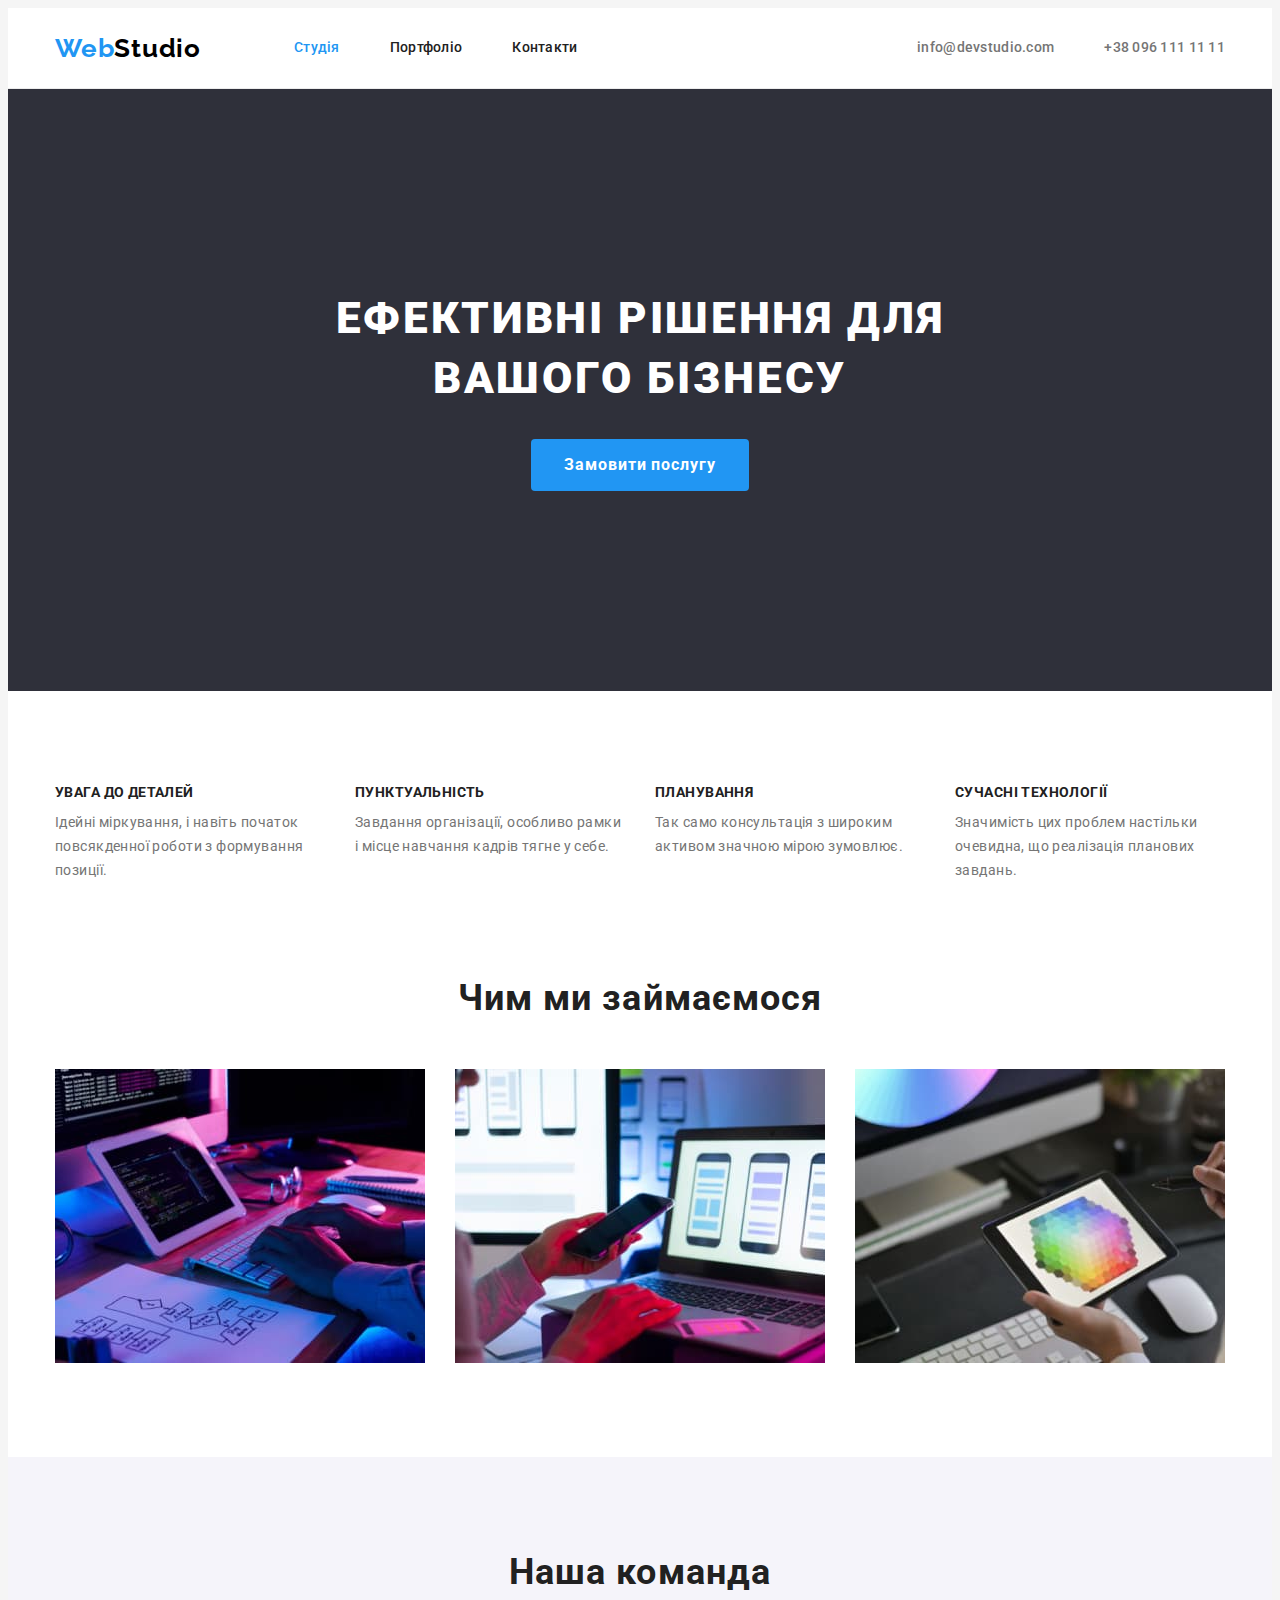
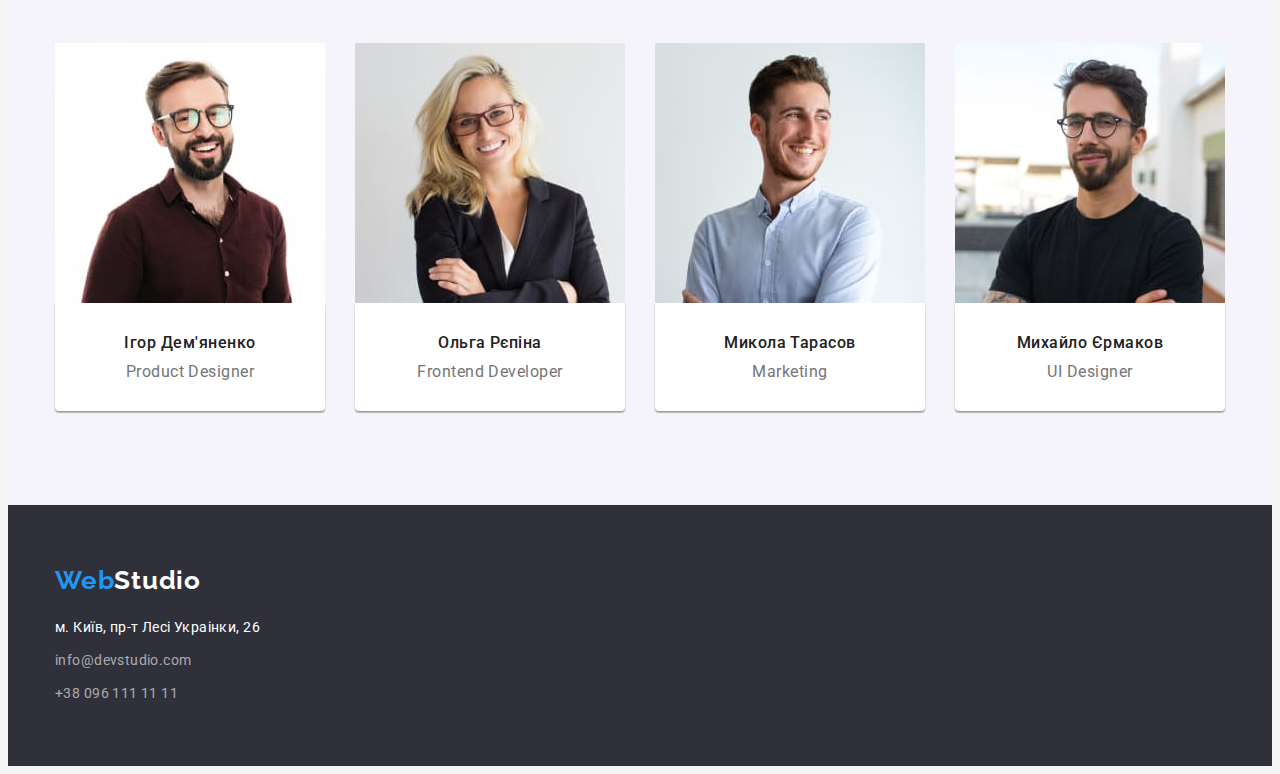
<file: index.html>
<!DOCTYPE html>
<html lang="uk">
  <head>
    <meta charset="UTF-8" />
    <meta http-equiv="X-UA-Compatible" content="IE=edge" />
    <meta name="viewport" content="width=device-width, initial-scale=1.0" />
    <title>WebStudio</title>
    <link
      href="https://fonts.googleapis.com/css2?family=Raleway:wght@700&family=Roboto:wght@400;500;700;900&display=swap"
      rel="stylesheet"
    />
    <link
      rel="stylesheet"
      href="https://cdnjs.cloudflare.com/ajax/libs/modern-normalize/1.1.0/modern-normalize.min.css"
      integrity="sha512-wpPYUAdjBVSE4KJnH1VR1HeZfpl1ub8YT/NKx4PuQ5NmX2tKuGu6U/JRp5y+Y8XG2tV+wKQpNHVUX03MfMFn9Q=="
      crossorigin="anonymous"
      referrerpolicy="no-referrer"
    />
    <link rel="stylesheet" href="./css/styles.css" />
    <link rel="preconnect" href="https://fonts.googleapis.com" />
    <link rel="preconnect" href="https://fonts.gstatic.com" crossorigin />
    <link rel="preconnect" href="https://fonts.googleapis.com" />
    <link rel="preconnect" href="https://fonts.gstatic.com" crossorigin />
  </head>
  <body>
    <header class="header">
      <div class="container">
        <div class="header-container">
          <nav class="header-nav">
            <a href="./index.html" lang="en" class="title">Web<span class="logo">Studio</span></a>
            <ul class="links">
              <li class="item">
                <a href="./index.html" class="active-link">Студія</a>
              </li>
              <li class="item">
                <a href="portfolio.html" class="link">Портфоліо</a>
              </li>
              <li class="item">
                <a href="#" class="link">Контакти</a>
              </li>
            </ul>
          </nav>

          <ul class="header-nav-contacts">
            <li class="item">
              <a href="mailto:info@devstudio.com" lang="en" class="mail-link link"
                >info@devstudio.com</a
              >
            </li>
            <li class="item">
              <a href="tel:+380961111111" class="phone-link link">+38 096 111 11 11</a>
            </li>
          </ul>
        </div>
      </div>
    </header>
    <main>
      <section class="main-section section">
        <div class="container">
          <div class="hero-container">
            <h1 class="main-title">Ефективні рішення для вашого бізнесу</h1>

            <button class="main-button" type="button">Замовити послугу</button>
          </div>
        </div>
      </section>
      <section class="section background">
        <div class="container">
          <div class="benefits-container">
            <h2 class="visually-hidden">Наші переваги</h2>

            <ul class="benefits-content-container">
              <li class="benefits-text-container">
                <h3 class="benefits">Увага до деталей</h3>
                <p class="benefits-text">
                  Ідейні міркування, і навіть початок повсякденної роботи з формування позиції.
                </p>
              </li>

              <li class="benefits-text-container">
                <h3 class="benefits">Пунктуальність</h3>
                <p class="benefits-text">
                  Завдання організації, особливо рамки і місце навчання кадрів тягне у себе.
                </p>
              </li>

              <li class="benefits-text-container">
                <h3 class="benefits">Планування</h3>
                <p class="benefits-text">
                  Так само консультація з широким активом значною мірою зумовлює.
                </p>
              </li>

              <li class="benefits-text-container">
                <h3 class="benefits">Сучасні технології</h3>
                <p class="benefits-text">
                  Значимість цих проблем настільки очевидна, що реалізація планових завдань.
                </p>
              </li>
            </ul>
          </div>
        </div>
      </section>
      <section class="section work background">
        <div class="container">
          <h2 class="heading">Чим ми займаємося</h2>
          <ul class="heading-imgs">
            <li>
              <img src="images/box1.jpg.jpg" alt="людина працює на комп'ютері" width="370" />
            </li>
            <li>
              <img src="images/box2.jpg.jpg" alt="людина працює на телефоні" width="370" />
            </li>
            <li>
              <img src="images/box3.jpg.jpg" alt="людина працює на планщеті" width="370" />
            </li>
          </ul>
        </div>
      </section>
      <section class="employees section">
        <div class="container">
          <h2 class="team">Наша команда</h2>
          <ul class="team-cards">
            <li>
              <img src="images/img1.jpg" alt="чоловік в окулярах" width="270" />

              <div class="name-card-text">
                <h3 class="name-card">Ігор Дем'яненко</h3>
                <p class="position" lang="en">Product Designer</p>
              </div>
            </li>
            <li>
              <img src="images/img2.jpg" alt="дівчина в окулярах" width="270" />
              <div class="name-card-text">
                <h3 class="name-card">Ольга Рєпіна</h3>
                <p class="position" lang="en">Frontend Developer</p>
              </div>
            </li>
            <li>
              <img src="images/img3.jpg" alt="чоловік в білій сорочці посміхається" width="270" />
              <div class="name-card-text">
                <h3 class="name-card">Микола Тарасов</h3>
                <p class="position" lang="en">Marketing</p>
              </div>
            </li>
            <li>
              <img src="images/img4.jpg" alt="чоловік в чорній сорочці" width="270" />
              <div class="name-card-text">
                <h3 class="name-card">Михайло Єрмаков</h3>
                <p class="position" lang="en">UI Designer</p>
              </div>
            </li>
          </ul>
        </div>
      </section>
    </main>
    <footer class="contacts">
      <div class="container">
        <a href="./index.html" lang="en" class="title">Web<span class="logo-white">Studio</span></a>

        <address class="address-footer">
          <ul class="address-container">
            <li>
              <a
                href="https://goo.gl/maps/CPtrU1FHBa2aNyZL9"
                target="_blank"
                rel="noopener noreferrer nofollow"
                class="map"
                >м. Київ, пр-т Лесі Украінки, 26</a
              >
            </li>
            <li>
              <a href="mailto:info@devstudio.com" class="mail">info@devstudio.com</a>
            </li>
            <li>
              <a href="tel:+380961111111" class="phone">+38 096 111 11 11</a>
            </li>
          </ul>
        </address>
      </div>
    </footer>
  </body>
</html>
</file>
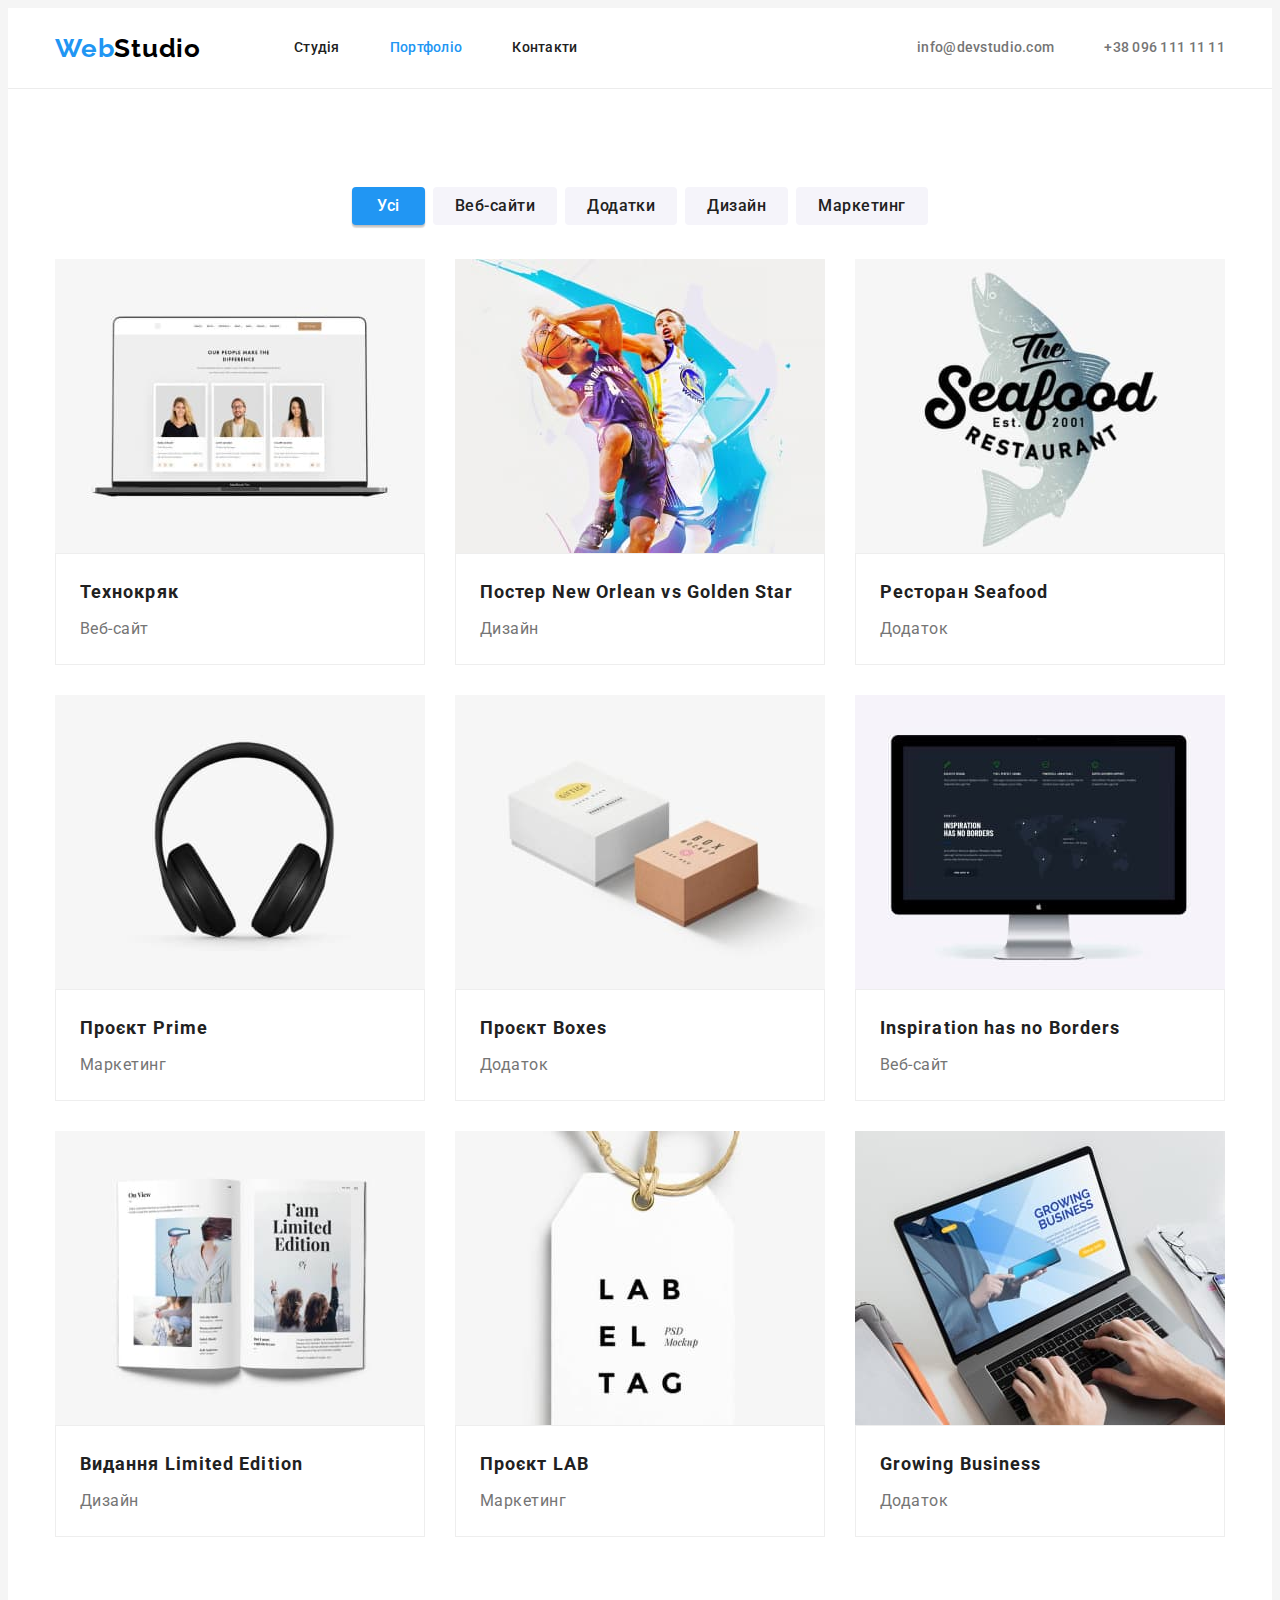
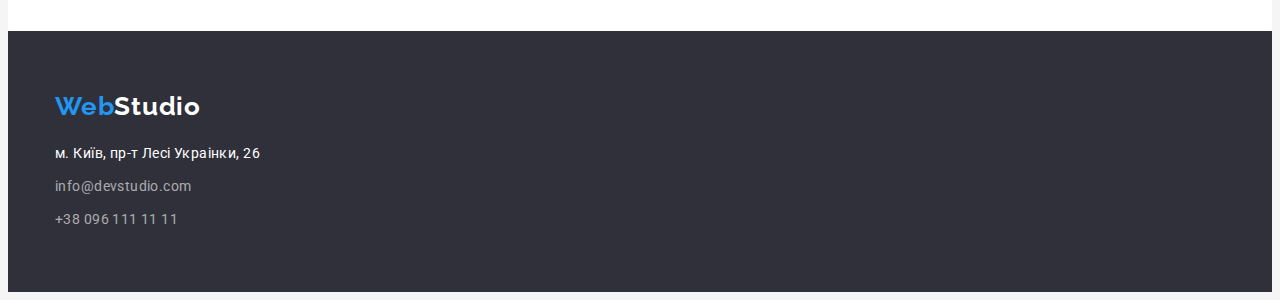
<file: portfolio.html>
<!DOCTYPE html>
<html lang="uk">
  <head>
    <meta charset="UTF-8" />
    <meta http-equiv="X-UA-Compatible" content="IE=edge" />
    <meta name="viewport" content="width=device-width, initial-scale=1.0" />
    <title>WebStudio</title>
    <link
      href="https://fonts.googleapis.com/css2?family=Raleway:wght@700&family=Roboto:wght@400;500;700;900&display=swap"
      rel="stylesheet"
    />
    <link
      rel="stylesheet"
      href="https://cdnjs.cloudflare.com/ajax/libs/modern-normalize/1.1.0/modern-normalize.min.css"
      integrity="sha512-wpPYUAdjBVSE4KJnH1VR1HeZfpl1ub8YT/NKx4PuQ5NmX2tKuGu6U/JRp5y+Y8XG2tV+wKQpNHVUX03MfMFn9Q=="
      crossorigin="anonymous"
      referrerpolicy="no-referrer"
    />
    <link rel="stylesheet" href="./css/styles.css" />
    <link rel="preconnect" href="https://fonts.googleapis.com" />
    <link rel="preconnect" href="https://fonts.gstatic.com" crossorigin />
    <link rel="preconnect" href="https://fonts.googleapis.com" />
    <link rel="preconnect" href="https://fonts.gstatic.com" crossorigin />
  </head>
  <body>
    <header class="header">
      <div class="container">
        <div class="header-container">
          <nav class="header-nav">
            <a href="./index.html" lang="en" class="title">Web<span class="logo">Studio</span></a>
            <ul class="links">
              <li class="item">
                <a href="./index.html" class="link">Студія</a>
              </li>
              <li class="item">
                <a href="portfolio.html" class="active-link">Портфоліо</a>
              </li>
              <li class="item">
                <a href="#" class="link">Контакти</a>
              </li>
            </ul>
          </nav>

          <ul class="header-nav-contacts">
            <li class="item">
              <a href="mailto:info@devstudio.com" lang="en" class="mail-link link"
                >info@devstudio.com</a
              >
            </li>
            <li class="item">
              <a href="tel:+380961111111" class="phone-link link">+38 096 111 11 11</a>
            </li>
          </ul>
        </div>
      </div>
    </header>
    <main>
      <section class="section-button-nav background">
        <div class="container">
          <h1 class="visually-hidden">Фільтри</h1>
          <ul class="button-nav">
            <li><button type="button" class="button primary">Усі</button></li>
            <li><button type="button" class="button">Веб-сайти</button></li>
            <li><button type="button" class="button">Додатки</button></li>
            <li><button type="button" class="button">Дизайн</button></li>
            <li><button type="button" class="button">Маркетинг</button></li>
          </ul>
          <ul class="projects">
            <li>
              <a href="" class="filter">
                <img
                  src="images/img-4.jpg"
                  alt="на комп'ютері зображений сайт з трьома профілями людей"
                  width="370"
                  height="294"
                />
                <div class="project-text">
                  <h3 class="project-title">Технокряк</h3>
                  <p class="project-direction">Веб-сайт</p>
                </div>
              </a>
            </li>
            <li>
              <a href=" " class="filter">
                <img
                  src="images/img-5.jpg"
                  alt="два чоловіка грають у баскетбол"
                  width="370"
                  height="294"
                />
                <div class="project-text">
                  <h3 class="project-title">
                    Постер <span lang="en">New Orlean vs Golden Star</span>
                  </h3>
                  <p class="project-direction">Дизайн</p>
                </div>
              </a>
            </li>
            <li>
              <a href="" class="filter">
                <img
                  src="images/img-6.jpg"
                  alt="назва ресторану на фоні риби"
                  width="370"
                  height="294"
                />
                <div class="project-text">
                  <h3 class="project-title">Ресторан <span lang="en">Seafood</span></h3>
                  <p class="project-direction">Додаток</p>
                </div>
              </a>
            </li>
            <li>
              <a href="" class="filter">
                <img src="images/img-7.jpg" alt="чорні навушники" width="370" height="294" />
                <div class="project-text">
                  <h3 class="project-title">Проєкт <span lang="en">Prime</span></h3>
                  <p class="project-direction">Маркетинг</p>
                </div>
              </a>
            </li>
            <li>
              <a href="" class="filter">
                <img
                  src="images/img-8.jpg"
                  alt="біла коробка лежить перпендикулярно коричневій"
                  width="370"
                  height="294"
                />
                <div class="project-text">
                  <h3 class="project-title">Проєкт <span lang="en">Boxes</span></h3>
                  <p class="project-direction">Додаток</p>
                </div>
              </a>
            </li>
            <li>
              <a href="" class="filter">
                <img
                  src="images/img-9.jpg"
                  alt="на комп'ютері зображений сайт на чорному фоні "
                  width="370"
                  height="294"
                />
                <div class="project-text">
                  <h3 class="project-title">Inspiration has no Borders</h3>
                  <p class="project-direction">Веб-сайт</p>
                </div>
              </a>
            </li>
            <li>
              <a href="" class="filter">
                <img src="images/img-10.jpg" alt="розгорнута книга" width="370" height="294" />
                <div class="project-text">
                  <h3 class="project-title">Видання <span lang="en">Limited Edition</span></h3>
                  <p class="project-direction">Дизайн</p>
                </div>
              </a>
            </li>
            <li>
              <a href="" class="filter">
                <img
                  src="images/img-11.jpg"
                  alt="бірка з назвою проєкта"
                  width="370"
                  height="294"
                />
                <div class="project-text">
                  <h3 class="project-title">Проєкт <span lang="en">LAB</span></h3>
                  <p class="project-direction">Маркетинг</p>
                </div>
              </a>
            </li>
            <li>
              <a href="" class="filter">
                <img
                  src="images/img-12.jpg"
                  alt="людина друкує на на ноутбуці"
                  width="370"
                  height="294"
                />
                <div class="project-text">
                  <h3 class="project-title" lang="en">Growing Business</h3>
                  <p class="project-direction">Додаток</p>
                </div>
              </a>
            </li>
          </ul>
        </div>
      </section>
    </main>
    <footer class="contacts">
      <div class="container">
        <a href="./index.html" lang="en" class="title">Web<span class="logo-white">Studio</span></a>

        <address class="address-footer">
          <ul class="address-container">
            <li>
              <a
                href="https://goo.gl/maps/CPtrU1FHBa2aNyZL9"
                target="_blank"
                rel="noopener noreferrer nofollow"
                class="map"
                >м. Київ, пр-т Лесі Украінки, 26</a
              >
            </li>
            <li>
              <a href="mailto:info@devstudio.com" class="mail">info@devstudio.com</a>
            </li>
            <li>
              <a href="tel:+380961111111" class="phone">+38 096 111 11 11</a>
            </li>
          </ul>
        </address>
      </div>
    </footer>
  </body>
</html>
</file>
<file: css/styles.css>
:root {
  --primary-text-color: #757575;
  --title-text-color: #212121;
  --accent-color: #2196f3;
  --focus-text-color: #ffffff;
  --logo-text-color: #000000;
  --link-text-color: rgba(255, 255, 255, 0.6);
}
html {
  box-sizing: border-box;
}
*,
*::before,
*::after {
  box-sizing: inherit;
}
body {
  max-width: 1600px;
  align-items: center;
  background-color: #f5f5f5;
  font-family: 'Roboto', sans-serif;
  color: var(--primary-text-color);
}

.header-container {
  display: flex;
}
.header-nav {
  display: flex;
  align-items: center;
}
.header-nav-contacts {
  display: flex;
  column-gap: 50px;
  margin-left: auto;
  align-items: center;
}
.links {
  display: flex;

  justify-content: space-between;
  margin-left: 93px;
  gap: 50px;
}
.header {
  width: 100%;
  border-bottom: 1px solid #ececec;
  background-color: #ffffff;
}

.container {
  margin: 0 auto;
  width: 1200px;
  padding-left: 15px;
  padding-right: 15px;
}

.title {
  font-family: 'Raleway', sans-serif;
  font-weight: 700;
  font-size: 26px;
  line-height: 1.19;
  letter-spacing: 0.03em;
  color: var(--accent-color);
  text-decoration: none;
}
.logo {
  color: var(--logo-text-color);
}

.links a {
  font-weight: 500;
  font-size: 14px;
  line-height: 1.14;
  letter-spacing: 0.02em;
  color: var(--title-text-color);
  text-decoration: none;
}
.links .active-link {
  color: var(--accent-color);
  display: block;
  padding-top: 32px;
  padding-bottom: 32px;
}
.link {
  display: block;
  padding-top: 32px;
  padding-bottom: 32px;
}

.links .portfolio-link {
  color: var(--accent-color);
}

.links .link:hover,
.links .link:focus {
  text-decoration: none;
  color: var(--accent-color);
}

.mail-link {
  font-weight: 500;
  font-size: 14px;
  line-height: 1.14;
  letter-spacing: 0.02em;
  color: var(--primary-text-color);
  text-decoration: none;
}

.mail-link:hover,
.mail-link:focus {
  text-decoration: none;
  color: var(--accent-color);
}

.phone-link {
  font-weight: 500;
  font-size: 14px;
  line-height: 1.14;
  letter-spacing: 0.02em;
  color: var(--primary-text-color);
  text-decoration: none;
}

.phone-link:hover,
.phone-link:focus {
  text-decoration: none;
  color: var(--accent-color);
}

.hero-container {
  margin: 0;
  display: flex;
  flex-direction: column;
  align-items: center;
}
.main-title {
  max-width: 696px;
  height: 120px;
  margin-top: 0;
  margin-bottom: 30px;
  margin-left: auto;
  margin-right: auto;
  font-weight: 900;
  font-size: 44px;
  line-height: 1.36;
  text-align: center;
  letter-spacing: 0.06em;
  text-transform: uppercase;

  color: var(--focus-text-color);
  background: #2f303a;
}

.main-button {
  border-radius: 4px;
  display: block;
  margin-left: auto;
  margin-right: auto;
  padding: 10px 32px;
  border: 1px solid transparent;
  background: #2196f3;
  font-family: inherit;
  font-weight: 700;
  font-size: 16px;
  line-height: 1.88;
  text-align: center;
  letter-spacing: 0.06em;
  color: var(--focus-text-color);
  cursor: pointer;
}
.main-button:hover,
.main-button:focus {
  background: #188ce8;
}
.main-button:active {
  background-color: #188ce8;
}
.hero-button {
  min-width: 216px;
  display: flex;
  align-items: center;
  text-align: center;
}

.section {
  width: 100%;
  padding: 94px 0;
}
.work {
  padding-top: 0px;
}

.main-section {
  margin: 0;
  padding-top: 200px;
  padding-bottom: 200px;
  background-color: #2f303a;
}

.benefits-container {
  display: flex;
}

.benefits-content-container {
  display: flex;
  /* gap: 30px; */
}
.benefits-content-container .benefits-text-container:not(:last-child) {
  margin-right: 30px;
}

.benefits-text-container {
  width: 270px;
}
.visually-hidden {
  position: absolute;
  white-space: nowrap;
  width: 1px;
  height: 1px;
  overflow: hidden;
  border: 0;
  padding: 0;
  clip: rect(0 0 0 0);
  clip-path: inset(50%);
  margin: -1px;
}

.benefits {
  margin-top: 0;
  margin-bottom: 10px;
  font-weight: 700;
  font-size: 14px;
  line-height: 1.14;
  letter-spacing: 0.03em;
  text-transform: uppercase;

  color: var(--title-text-color);
}

.benefits-text {
  font-weight: 400;
  font-size: 14px;
  line-height: 1.71;
  letter-spacing: 0.03em;
  color: var(--primary-text-color);
}

.heading {
  margin-bottom: 50px;
  font-weight: 700;
  font-size: 36px;
  line-height: 1.17;
  text-align: center;
  letter-spacing: 0.03em;

  color: var(--title-text-color);
}
img {
  display: block;
  max-width: 100%;
  height: auto;
}
.heading-imgs {
  display: flex;
  gap: 30px;
}
.employees {
  background-color: #f5f4fa;
  text-align: center;
}
.employees li {
  background-color: #ffffff;
}

.team {
  margin-bottom: 50px;
  font-weight: 700;
  font-size: 36px;
  line-height: 1.17;
  text-align: center;
  letter-spacing: 0.03em;
  color: var(--title-text-color);
}
.team-cards {
  display: flex;
  gap: 30px;
}
.name-card {
  margin-bottom: 10px;
  font-weight: 500;
  font-size: 16px;
  line-height: 1.19;
  letter-spacing: 0.03em;
  color: var(--title-text-color);
}
.name-card-text {
  padding-top: 30px;
  padding-bottom: 30px;
  box-shadow: 0px 1px 3px rgba(0, 0, 0, 0.12), 0px 1px 1px rgba(0, 0, 0, 0.14),
    0px 2px 1px rgba(0, 0, 0, 0.2);
  border-radius: 0px 0px 4px 4px;
}
.position {
  font-weight: 400;
  font-size: 16px;
  line-height: 1.19;
  letter-spacing: 0.03em;
  color: var(--primary-text-color);
}

.contacts {
  padding-top: 60px;
  padding-bottom: 60px;
  background: #2f303a;
}

.logo-white {
  color: var(--focus-text-color);
}
.map {
  font-weight: 400;
  font-size: 14px;
  line-height: 1.71;
  letter-spacing: 0.03em;
  color: var(--focus-text-color);
  text-decoration: none;
}
.map:hover,
.map:focus {
  text-decoration: none;
  color: var(--accent-color);
}
.mail {
  font-weight: 400;
  font-size: 14px;
  line-height: 1.71;
  letter-spacing: 0.03em;
  color: var(--link-text-color);
  text-decoration: none;
}
.mail:hover,
.mail:focus {
  text-decoration: none;
  color: var(--accent-color);
}
.phone {
  font-weight: 400;
  font-size: 14px;
  line-height: 1.71;
  letter-spacing: 0.03em;
  color: var(--link-text-color);
  text-decoration: none;
}
.phone:hover,
.phone:focus {
  text-decoration: none;
  color: var(--accent-color);
}
.address-footer {
  margin-top: 20px;
  font-style: normal;
}
.button {
  padding: 6px 22px;
  border: hidden;
  background: #f5f4fa;
  border-radius: 4px;
  font-family: 'Roboto', sans-serif;
  font-style: normal;
  font-weight: 500;
  font-size: 16px;
  line-height: 1.63;
  text-align: center;
  letter-spacing: 0.03em;
  color: var(--title-text-color);
  cursor: pointer;
}
.button:hover,
.button:focus {
  filter: drop-shadow(0px 4px 4px rgba(0, 0, 0, 0.25)) drop-shadow(0px 4px 4px rgba(0, 0, 0, 0.25));
  color: var(--focus-text-color);
  background-color: #2196f3;
}
.button:active {
  text-decoration: none;
  color: var(--focus-text-color);
  background-color: #51718b;
}
.button.primary {
  padding: 6px 25px;
  color: var(--focus-text-color);
  background: #2196f3;
  box-shadow: 0px 3px 1px rgba(0, 0, 0, 0.1), 0px 1px 2px rgba(0, 0, 0, 0.08),
    0px 2px 2px rgba(0, 0, 0, 0.12);
  border-radius: 4px;
}
.button.primary:hover,
.button.primary:focus {
  text-decoration: none;
  color: var(--focus-text-color);
  background-color: #2196f3;
}
.button.primary:active {
  text-decoration: none;
  color: var(--focus-text-color);
  background-color: #188ce8;
}
.project-text {
  border: 1px solid#EEE;
  padding: 20px 24px;
}
.project-title {
  margin-bottom: 4px;
  font-size: 18px;
  line-height: 2;
  letter-spacing: 0.06em;
  color: var(--title-text-color);
}
.project-direction {
  font-size: 16px;
  line-height: 1.88;
  letter-spacing: 0.03em;
  color: var(--primary-text-color);
}
.filter {
  text-decoration: none;
}

h1,
h2,
h3,
h4,
h5,
h6,
p,
ul {
  list-style: none;
  margin: 0;
  padding: 0;
}

.address-container li:not(:last-child) {
  margin-bottom: 9px;
}

.background {
  background-color: #ffffff;
}
.section-button-nav {
  padding-top: 98px;
  padding-bottom: 94px;
}
.button-nav {
  margin-bottom: 34px;
  justify-content: center;
  display: flex;
  align-items: center;
  gap: 8px;
}
.projects {
  margin-top: 30px;
  display: flex;
  gap: 30px;
  flex-wrap: wrap;
}
</file>
